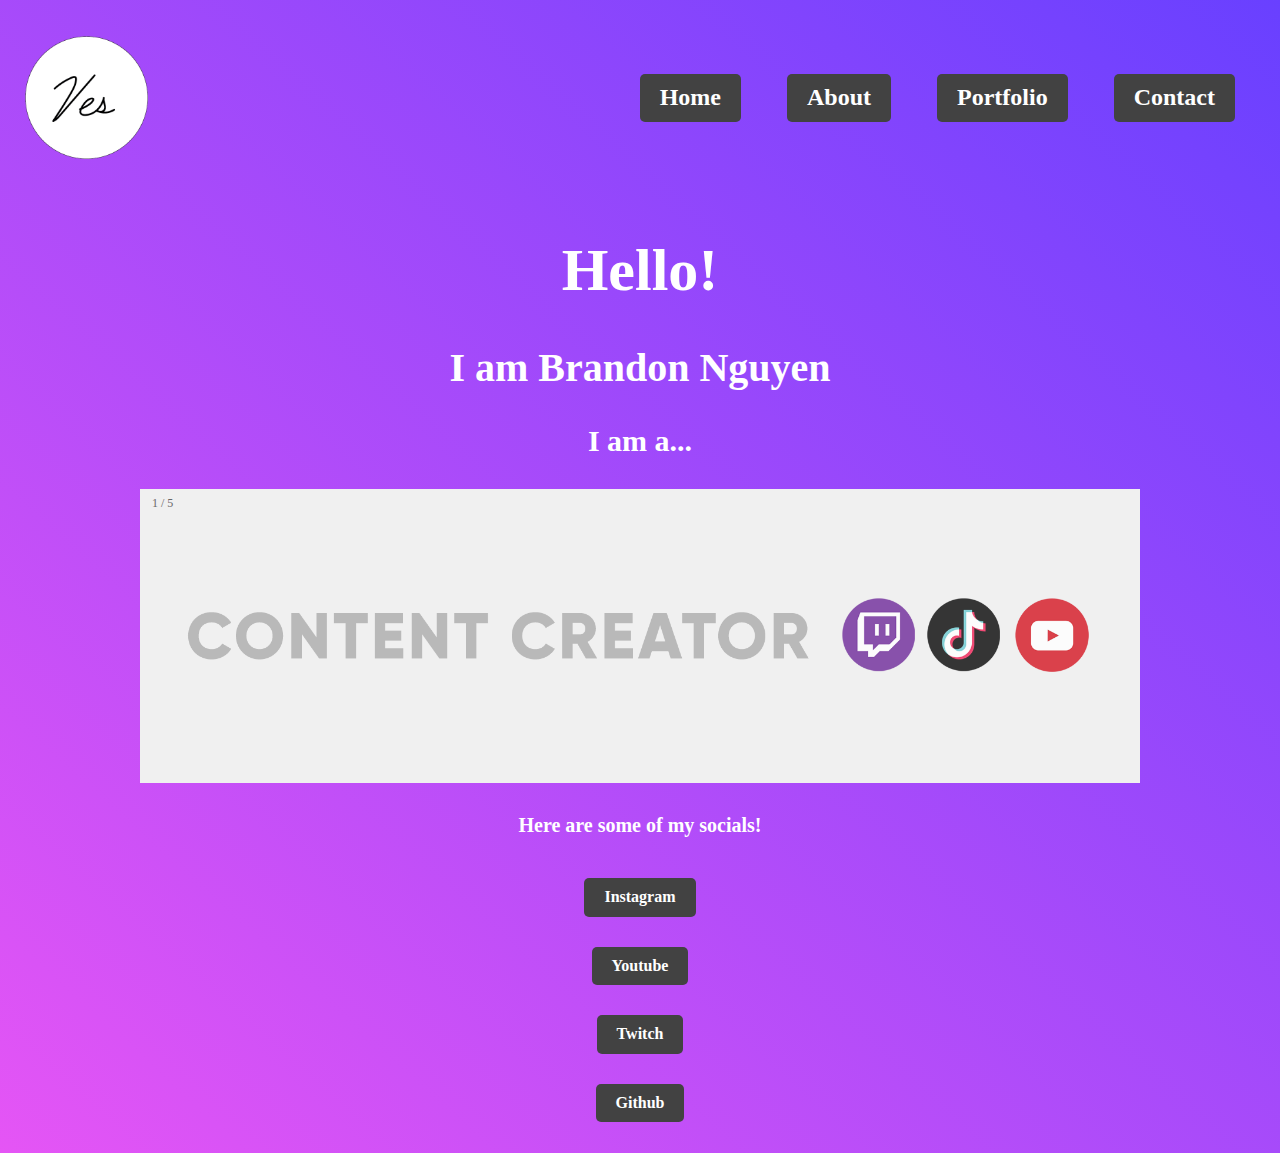
<file: index.html>
<!doctype html>
<html class="no-js" lang="en">

<head>
  <meta charset="utf-8">
  <title>Brandon's Portfolio</title>
  <meta name="description" content="This site is the portfolio for Brandon Nguyen">
  <meta name="viewport" content="width=device-width, initial-scale=1">

  <meta property="og:title" content="">
  <meta property="og:type" content="">
  <meta property="og:url" content="">
  <meta property="og:image" content="">

  <link rel="manifest" href="site.webmanifest">
  <link rel="apple-touch-icon" href="icon.png">
  <!-- Place favicon.ico in the root directory -->

  <link rel="stylesheet" href="css/normalize.css">
  <link rel="stylesheet" href="css/main.css">

  <meta name="theme-color" content="#fafafa">
</head>

<body>
  <!-- Place your site's HTML here -->
  <div>
    <header class="navi-bar">
      <img src="img/Logo.png" class="logo" alt="">
      <nav class="main-nav">
        <ul>
          <li><a href="./index.html">home</a></li>
          <li><a href="./about.html">about</a></li>
          <li><a href="./portfolio.html">portfolio</a></li>
          <li><a href="./contact.html">contact</a></li>
        </ul>
      </nav>
      <div class="mobile-nav-wrapper">
        <a href="javascript:void(0);" class="icon" onclick="myFunction()">
          MENU
        </a>
        <nav id="myLinks" class="mobile-main-nav">
          <a href="./index.html"  style="text-decoration: none">home</a>
          <a href="./about.html"  style="text-decoration: none">about</a>
          <a href="./portfolio.html"  style="text-decoration: none">porfolio</a>
          <a href="./contact.html"  style="text-decoration: none">contact</a>
        </nav>
      <div>
    </header>
  </div>
  
  <div class="title">
    <h1>Hello!</h1>
    <h2>I am Brandon Nguyen</h2>
   <div class="carousel">
    <h3>I am a...</h3>
    <div class="slideshow-container">

      <div class="mySlides fade">
        <div class="numbertext">1 / 5</div>
        <img src="img/Content_Creator.png" alt="" style="width:100%">
      </div>
    
      <div class="mySlides fade">
        <div class="numbertext">2 / 5</div>
        <img src="img/Editor.png" alt="" style="width:100%">
      </div>
    
      <div class="mySlides fade">
        <div class="numbertext">3 / 5</div>
        <img src="img/Photographer.png" alt="" style="width:100%">
      </div>

      <div class="mySlides fade">
        <div class="numbertext">4 / 5</div>
        <img src="img/Programmer.png" alt="" style="width:100%">
      </div>

      <div class="mySlides fade">
        <div class="numbertext">5 / 5</div>
        <img src="img/Artist.png" alt="" style="width:100%">
      </div>
    </div>


    <div class="socials">
      <h4 class="social-title">Here are some of my socials!</h4>
      <ul class="boxing">
        <li><a href="https://www.instagram.com/vesciya/" target="_blank">Instagram</a></li>
        <li><a href="https://www.youtube.com/channel/UCveujfv-twmDw5hbN07GUpA" target="_blank">Youtube</a></li>
        <li><a href="https://www.twitch.tv/vesciya" target="_blank">Twitch</a></li>
        <li><a href="https://github.com/Vesciya" target="_blank">Github</a></li>
      </ul>
    </div>
  </div>



  <script src="js/main.js"></script>
</body>

</html>
</file>
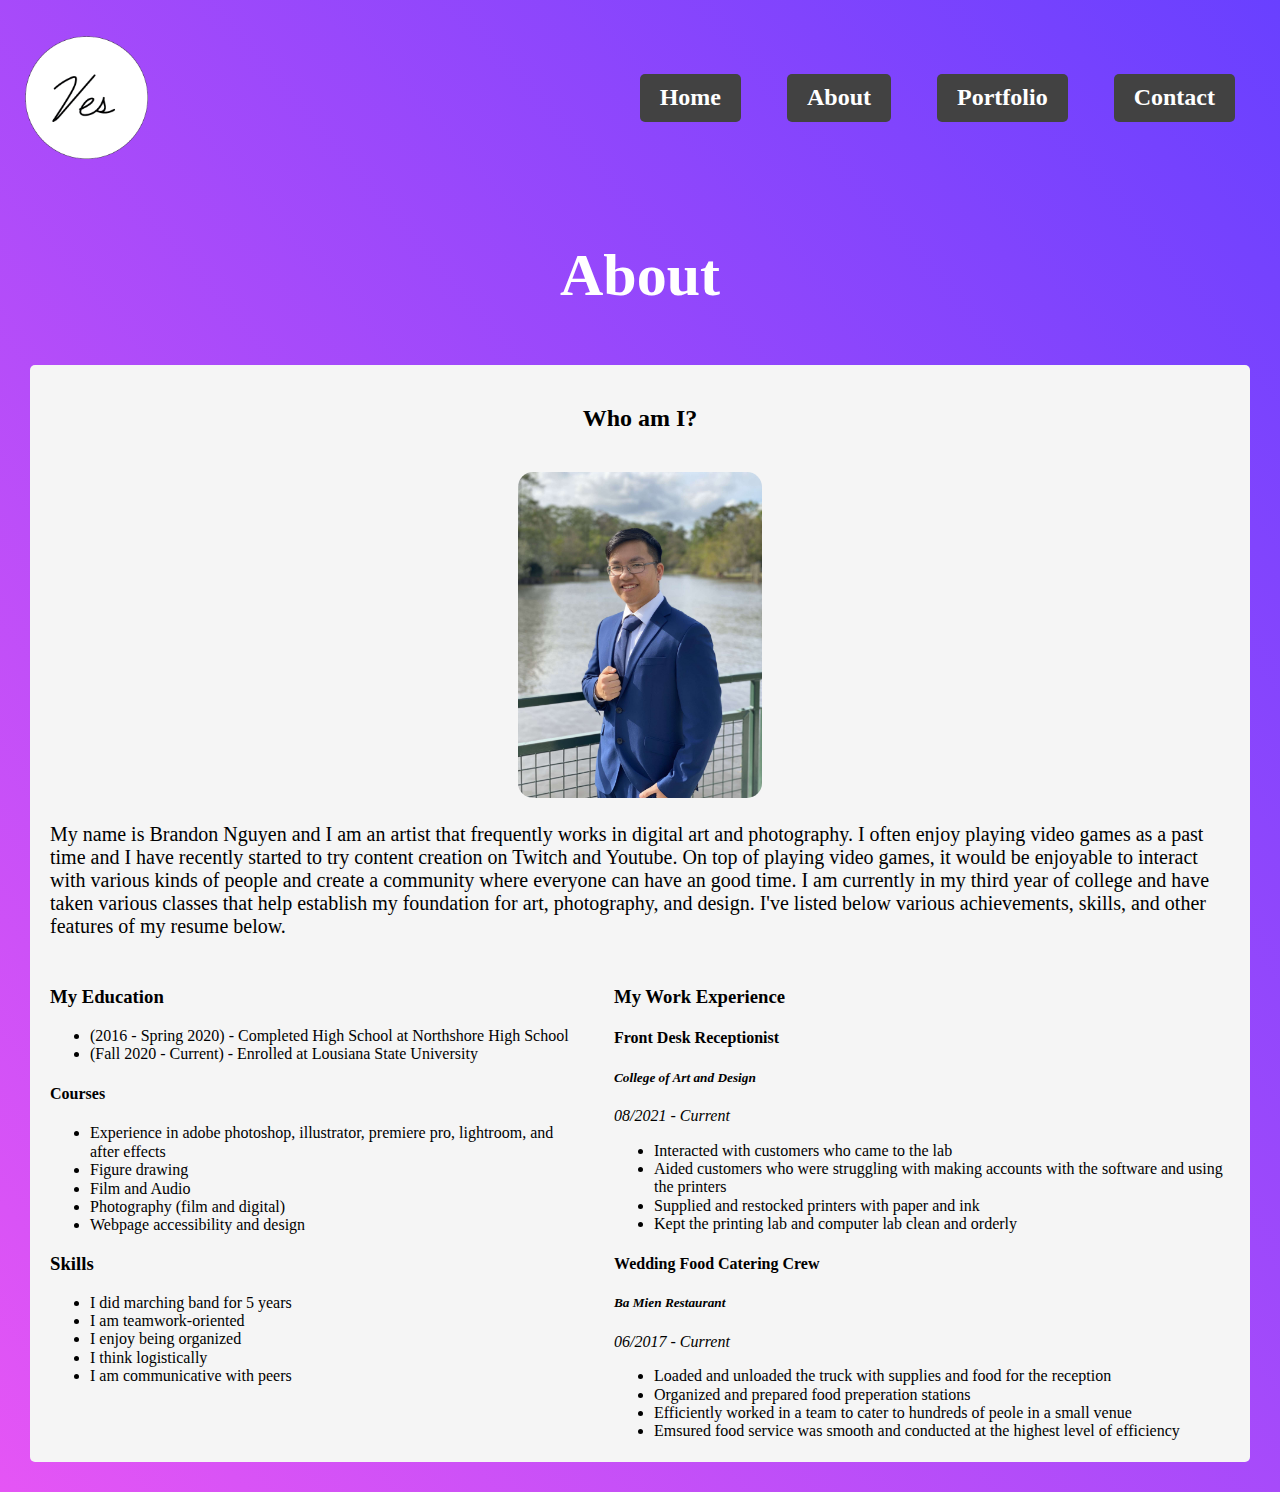
<file: about.html>
<!doctype html>
<html class="no-js" lang="en">

<head>
  <meta charset="utf-8">
  <title>About Brandon</title>
  <meta name="description" content="This webpage is background information about Brandon">
  <meta name="viewport" content="width=device-width, initial-scale=1">

  <meta property="og:title" content="">
  <meta property="og:type" content="">
  <meta property="og:url" content="">
  <meta property="og:image" content="">

  <link rel="manifest" href="site.webmanifest">
  <link rel="apple-touch-icon" href="icon.png">
  <!-- Place favicon.ico in the root directory -->

  <link rel="stylesheet" href="css/normalize.css">
  <link rel="stylesheet" href="css/main.css">

  <meta name="theme-color" content="#fafafa">
</head>

<body>
  <!-- Place your site's HTML here -->
  <div>
    <header class="navi-bar">
      <img src="img/Logo.png" class="logo" alt="">
      <nav class="main-nav">
        <ul>
          <li><a href="./index.html">home</a></li>
          <li><a href="./about.html">about</a></li>
          <li><a href="./portfolio.html">portfolio</a></li>
          <li><a href="./contact.html">contact</a></li>
        </ul>
      </nav>
      <div class="mobile-nav-wrapper">
        <a href="javascript:void(0);" class="icon" onclick="myFunction()">
          MENU
        </a>
        <nav id="myLinks" class="mobile-main-nav">
          <a href="./index.html"  style="text-decoration: none">home</a>
          <a href="./about.html"  style="text-decoration: none">about</a>
          <a href="./portfolio.html"  style="text-decoration: none">porfolio</a>
          <a href="./contact.html"  style="text-decoration: none">contact</a>
        </nav>
      <div>
    </header>
  </div>

  <div>
   <div class="atitle">
      <h1>About</h1>
   </div>
   <div class="about">
     <div class="about-intro-title">
        <h2><b>Who am I?</b></h2>
    </div>
    <img src="./img/Profile.jpg" alt="" class="profile-picture">
    <div class="about-intro">
        <p>My name is Brandon Nguyen and I am an artist that frequently works in digital art and photography. I often enjoy playing video games as a past time and I have recently started to try content creation on Twitch and Youtube. On top of playing video games, it would be enjoyable to interact with various kinds of people and create a community where everyone can have an good time.
          I am currently in my third year of college and have taken various classes that help establish my foundation for art, photography, and design. I've listed below various achievements, skills, and other features of my resume below.
        </p>
      </div>
    <div class="bottom-half">
      <div class="about-left">
        <h3 class="about-category">My Education</h3>
        <ul>
          <li>(2016 - Spring 2020) - Completed High School at Northshore High School</li>
          <li>(Fall 2020 - Current) - Enrolled at Lousiana State University</li>
        </ul>
        <h4>Courses</h4>
        <ul>
          <li>Experience in adobe photoshop, illustrator, premiere pro, lightroom, and after effects</li>
          <li>Figure drawing</li>
          <li>Film and Audio</li>
          <li>Photography (film and digital)</li>
          <li>Webpage accessibility and design</li>
        </ul>
        <h3 class="about-category">Skills</h3>
        <ul>
          <li>I did marching band for 5 years</li>
          <li>I am teamwork-oriented</li>
          <li>I enjoy being organized</li>
          <li>I think logistically</li>
          <li>I am communicative with peers</li>
        </ul>
      </div>
      <div class="about-experience">
        <h3 class="about-category">My Work Experience</h3>
          <h4><b>Front Desk Receptionist</b></h4>
            <h5><em>College of Art and Design</em></h5>
              <p><em>08/2021 - Current</em></p>
                <ul>
                 <li>Interacted with customers who came to the lab</li>
                 <li>Aided customers who were struggling with making accounts with the software and using the printers</li>
                 <li>Supplied and restocked printers with paper and ink</li>
                 <li>Kept the printing lab and computer lab clean and orderly</li>
               </ul>
          <h4><b>Wedding Food Catering Crew</b></h4>
            <h5><em>Ba Mien Restaurant</em></h5>
              <p><em>06/2017 - Current</em></p> 
              <ul>
                <li>Loaded and unloaded the truck with supplies and food for the reception</li>
                <li>Organized and prepared food preperation stations</li>
                <li>Efficiently worked in a team to cater to hundreds of peole in a small venue</li>
                <li>Emsured food service was smooth and conducted at the highest level of efficiency</li>
              </ul>  
      </div>
    </div>
   </div>
  </div>

  <script src="js/main.js"></script>
</body>

</html>
</file>
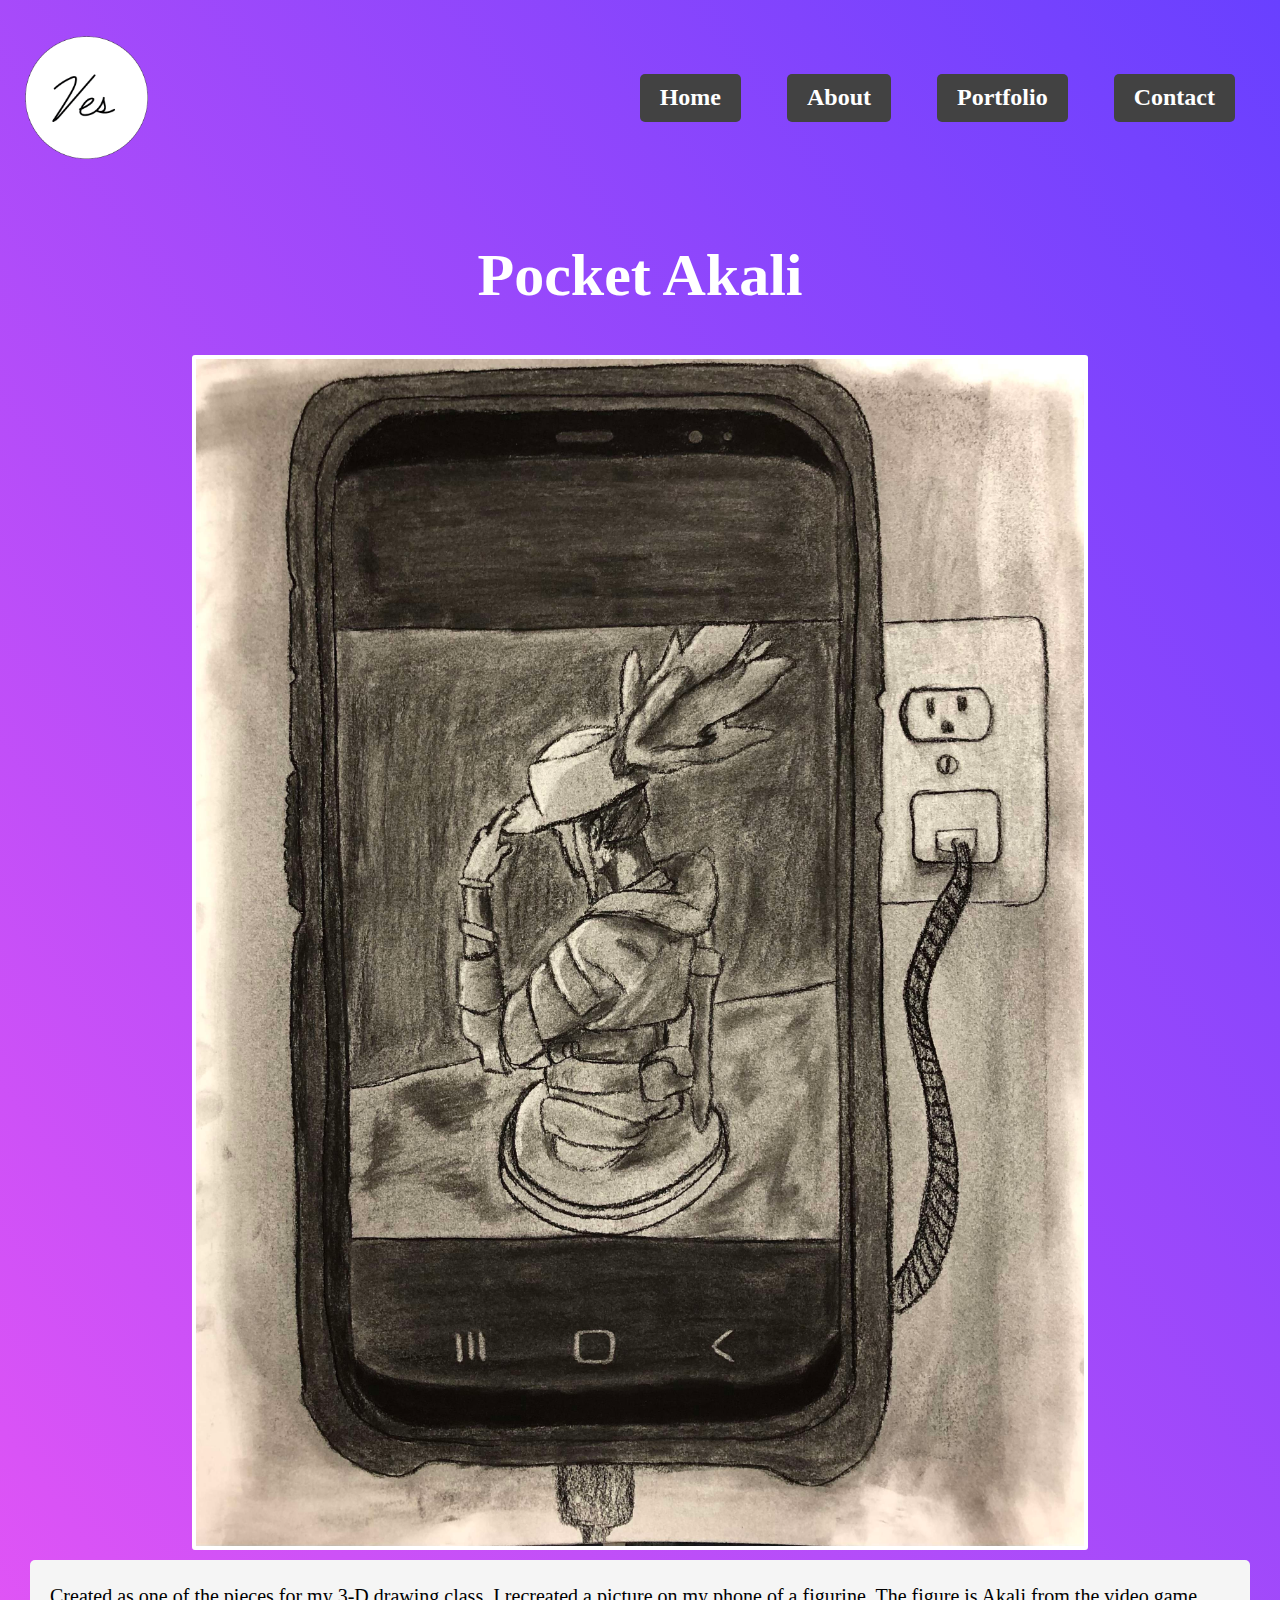
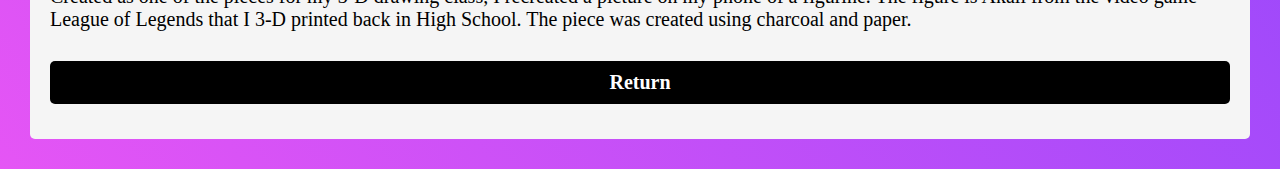
<file: akali.html>
<!doctype html>
<html class="no-js" lang="en">

<head>
  <meta charset="utf-8">
  <title>Pocket Akali</title>
  <meta name="description" content="This webpage is more information about Brandon's art piece Pocket Akali">
  <meta name="viewport" content="width=device-width, initial-scale=1">

  <meta property="og:title" content="">
  <meta property="og:type" content="">
  <meta property="og:url" content="">
  <meta property="og:image" content="">

  <link rel="manifest" href="site.webmanifest">
  <link rel="apple-touch-icon" href="icon.png">
  <!-- Place favicon.ico in the root directory -->

  <link rel="stylesheet" href="css/normalize.css">
  <link rel="stylesheet" href="css/main.css">

  <meta name="theme-color" content="#fafafa">
</head>

<body>
  <!-- Place your site's HTML here -->
  <div>
    <header class="navi-bar">
      <img src="img/Logo.png" class="logo" alt="">
      <nav class="main-nav">
        <ul>
          <li><a href="./index.html">home</a></li>
          <li><a href="./about.html">about</a></li>
          <li><a href="./portfolio.html">portfolio</a></li>
          <li><a href="./contact.html">contact</a></li>
        </ul>
      </nav>
      <div class="mobile-nav-wrapper">
        <a href="javascript:void(0);" class="icon" onclick="myFunction()">
          MENU
        </a>
        <nav id="myLinks" class="mobile-main-nav">
          <a href="./index.html"  style="text-decoration: none">home</a>
          <a href="./about.html"  style="text-decoration: none">about</a>
          <a href="./portfolio.html"  style="text-decoration: none">porfolio</a>
          <a href="./contact.html"  style="text-decoration: none">contact</a>
        </nav>
      <div>
    </header>
  </div>

  <div>
   <div class="atitle">
      <h1>Pocket Akali</h1>
   </div>
   <div class="img-container">
    <img src="./img/phoneakali.jpg" alt="" class="port-img">
   </div>
   <div class="defined">
    <p>Created as one of the pieces for my 3-D drawing class, I recreated a picture on my phone of a figurine. The figure is Akali from the video game League of Legends that I 3-D printed back in High School. The piece was created using charcoal and paper. </p>
    <a href="./portfolio.html" class="return">Return</a>
   </div>
  </div>

  <script src="js/main.js"></script>
</body>

</html>
</file>
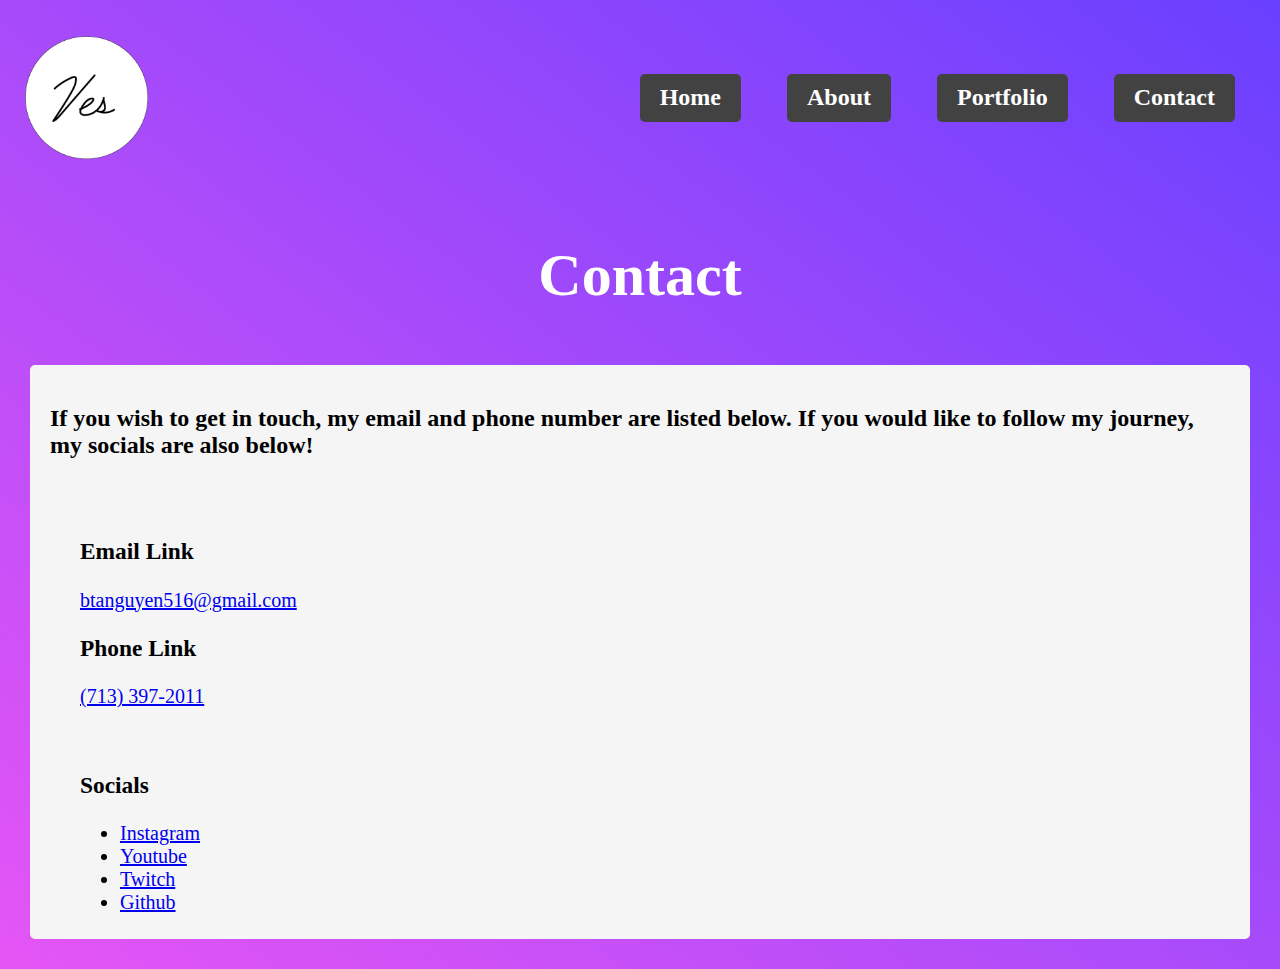
<file: contact.html>
<!doctype html>
<html class="no-js" lang="en">

<head>
  <meta charset="utf-8">
  <title>Contact</title>
  <meta name="description" content="This webpage is to contact Brandon">
  <meta name="viewport" content="width=device-width, initial-scale=1">

  <meta property="og:title" content="">
  <meta property="og:type" content="">
  <meta property="og:url" content="">
  <meta property="og:image" content="">

  <link rel="manifest" href="site.webmanifest">
  <link rel="apple-touch-icon" href="icon.png">
  <!-- Place favicon.ico in the root directory -->

  <link rel="stylesheet" href="css/normalize.css">
  <link rel="stylesheet" href="css/main.css">

  <meta name="theme-color" content="#fafafa">
</head>

<body>
  <!-- Place your site's HTML here -->
  <div>
    <header class="navi-bar">
      <img src="img/Logo.png" class="logo" alt="">
      <nav class="main-nav">
        <ul>
          <li><a href="./index.html">home</a></li>
          <li><a href="./about.html">about</a></li>
          <li><a href="./portfolio.html">portfolio</a></li>
          <li><a href="./contact.html">contact</a></li>
        </ul>
      </nav>
      <div class="mobile-nav-wrapper">
        <a href="javascript:void(0);" class="icon" onclick="myFunction()">
          MENU
        </a>
        <nav id="myLinks" class="mobile-main-nav">
          <a href="./index.html"  style="text-decoration: none">home</a>
          <a href="./about.html"  style="text-decoration: none">about</a>
          <a href="./portfolio.html"  style="text-decoration: none">porfolio</a>
          <a href="./contact.html"  style="text-decoration: none">contact</a>
        </nav>
      <div>
    </header>
  </div>

  <div>
   <div class="atitle">
      <h1>Contact</h1>
   </div>
   <div class="about">
     <div class="about-intro-title">
        <h2><b>If you wish to get in touch, my email and phone number are listed below. If you would like to follow my journey, my socials are also below!</b></h2>
    </div>
    <div class="defined">
        <h3>Email Link</h3>
        <a href="mailto:btanguyen516@gmail.com">btanguyen516@gmail.com</a>
        <h3>Phone Link</h3>
        <a href="tel:713-397-2011">(713) 397-2011</a>
    </div>
    <div class="defined">
        <h3>Socials</h3>
        <ul>
            <li><a href="https://www.instagram.com/vesciya/" target="_blank">Instagram</a></li>
            <li><a href="https://www.youtube.com/channel/UCveujfv-twmDw5hbN07GUpA" target="_blank">Youtube</a></li>
            <li><a href="https://www.twitch.tv/vesciya" target="_blank">Twitch</a></li>
            <li><a href="https://github.com/Vesciya" target="_blank">Github</a></li>
          </ul>
    </div>

   </div>

  <script src="js/main.js"></script>
</body>

</html>
</file>
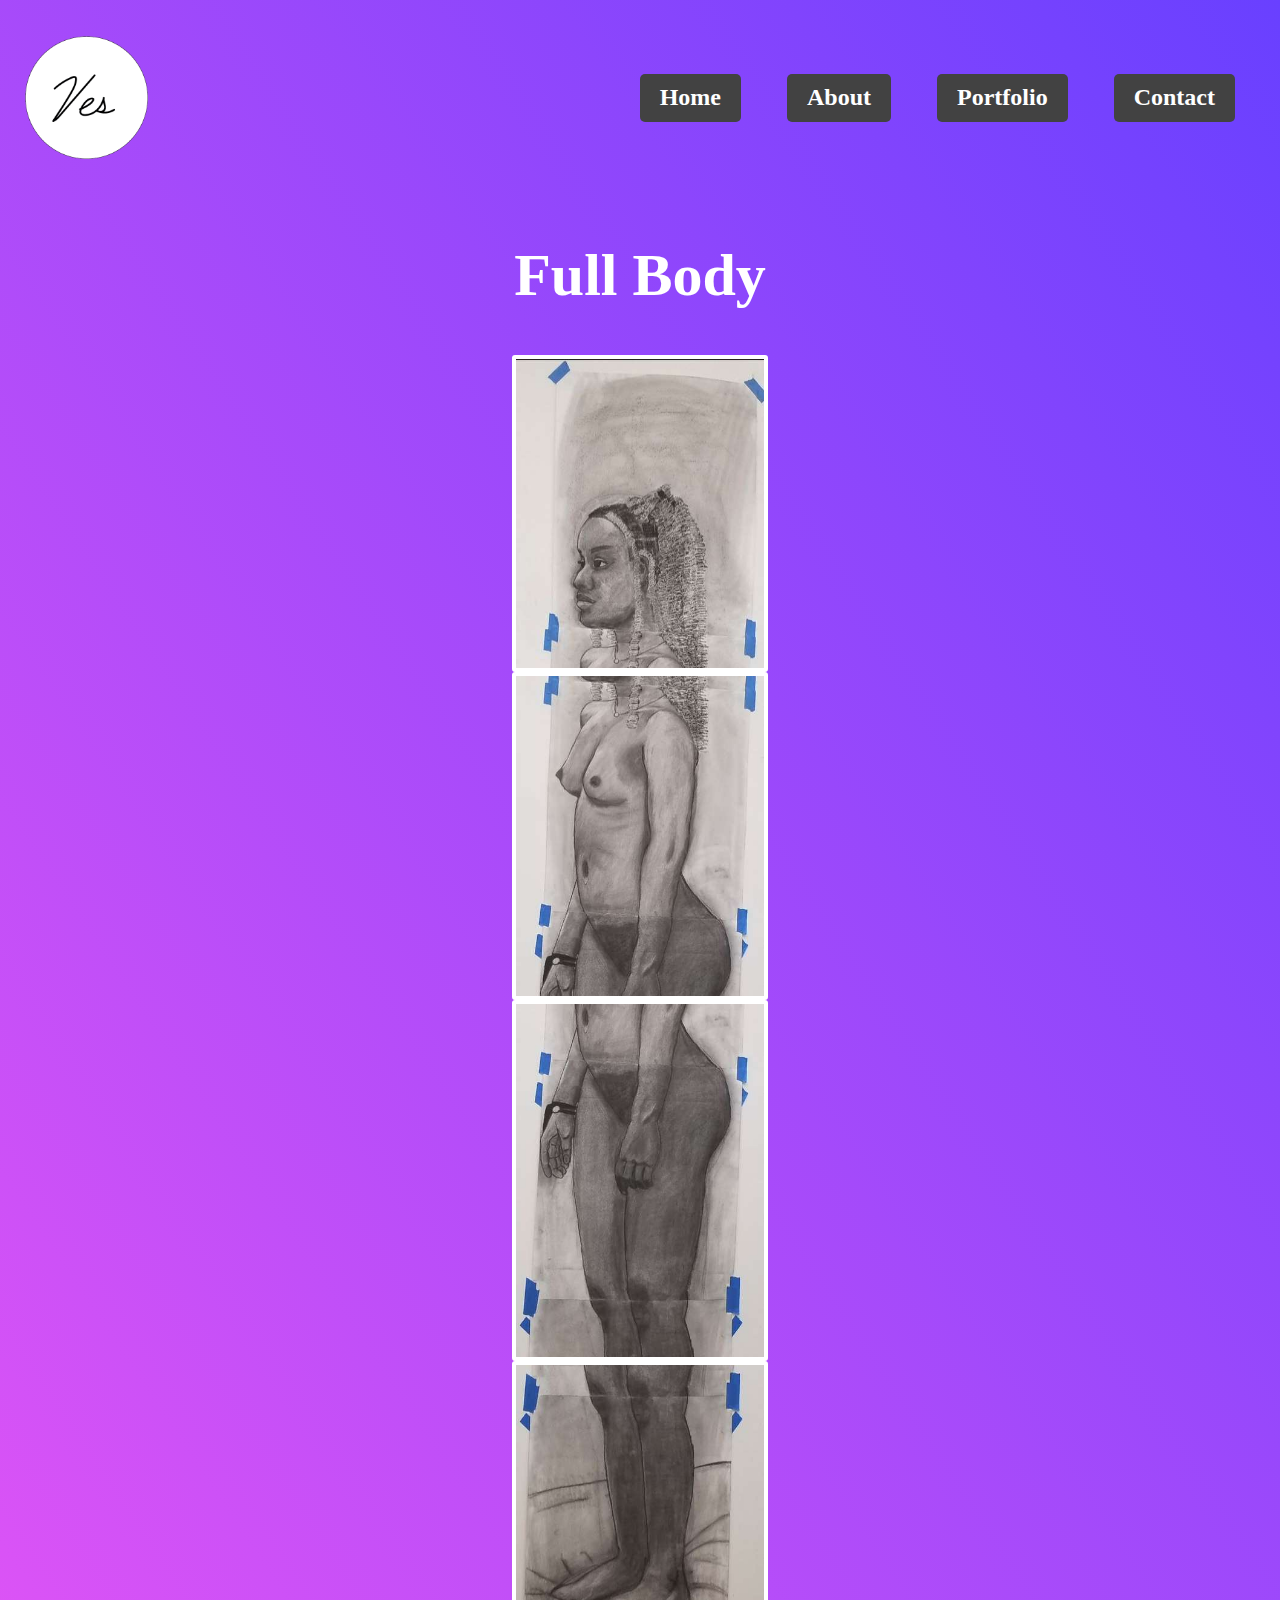
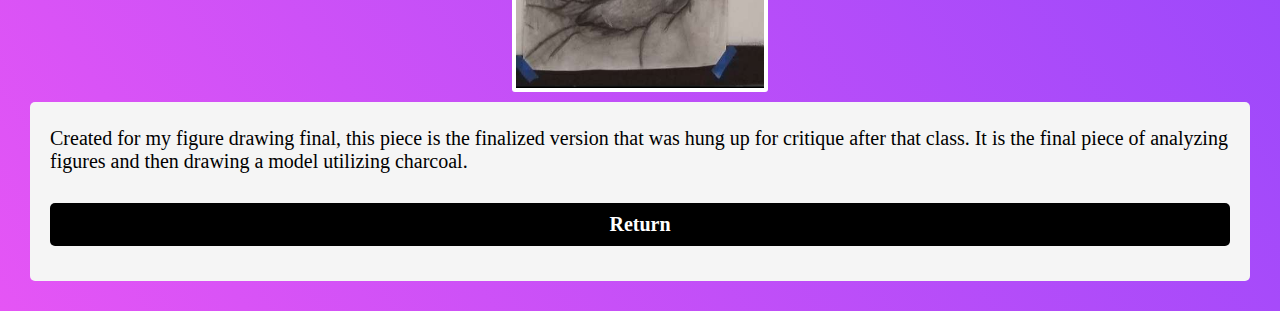
<file: figure.html>
<!doctype html>
<html class="no-js" lang="en">

<head>
  <meta charset="utf-8">
  <title>Full Body</title>
  <meta name="description" content="This webpage is more information about Brandon's art piece Full Body">
  <meta name="viewport" content="width=device-width, initial-scale=1">

  <meta property="og:title" content="">
  <meta property="og:type" content="">
  <meta property="og:url" content="">
  <meta property="og:image" content="">

  <link rel="manifest" href="site.webmanifest">
  <link rel="apple-touch-icon" href="icon.png">
  <!-- Place favicon.ico in the root directory -->

  <link rel="stylesheet" href="css/normalize.css">
  <link rel="stylesheet" href="css/main.css">

  <meta name="theme-color" content="#fafafa">
</head>

<body>
  <!-- Place your site's HTML here -->
  <div>
    <header class="navi-bar">
      <img src="img/Logo.png" class="logo" alt="">
      <nav class="main-nav">
        <ul>
          <li><a href="./index.html">home</a></li>
          <li><a href="./about.html">about</a></li>
          <li><a href="./portfolio.html">portfolio</a></li>
          <li><a href="./contact.html">contact</a></li>
        </ul>
      </nav>
      <div class="mobile-nav-wrapper">
        <a href="javascript:void(0);" class="icon" onclick="myFunction()">
          MENU
        </a>
        <nav id="myLinks" class="mobile-main-nav">
          <a href="./index.html"  style="text-decoration: none">home</a>
          <a href="./about.html"  style="text-decoration: none">about</a>
          <a href="./portfolio.html"  style="text-decoration: none">porfolio</a>
          <a href="./contact.html"  style="text-decoration: none">contact</a>
        </nav>
      <div>
    </header>
  </div>

  <div>
   <div class="atitle">
      <h1>Full Body</h1>
   </div>
   <div class="img-container">
    <img src="./img/Figure1.jpg" alt="" class="port-img-multi">
    <img src="./img/Figure2.jpg" alt="" class="port-img-multi">
    <img src="./img/Figure3.jpg" alt="" class="port-img-multi">
    <img src="./img/Figure4.jpg" alt="" class="port-img-multi">
   </div>
   <div class="defined">
    <p>Created for my figure drawing final, this piece is the finalized version that was hung up for critique after that class. It is the final piece of analyzing figures and then drawing a model utilizing charcoal.</p>
    <a href="./portfolio.html" class="return">Return</a>
   </div>
  </div>

  <script src="js/main.js"></script>
</body>

</html>
</file>
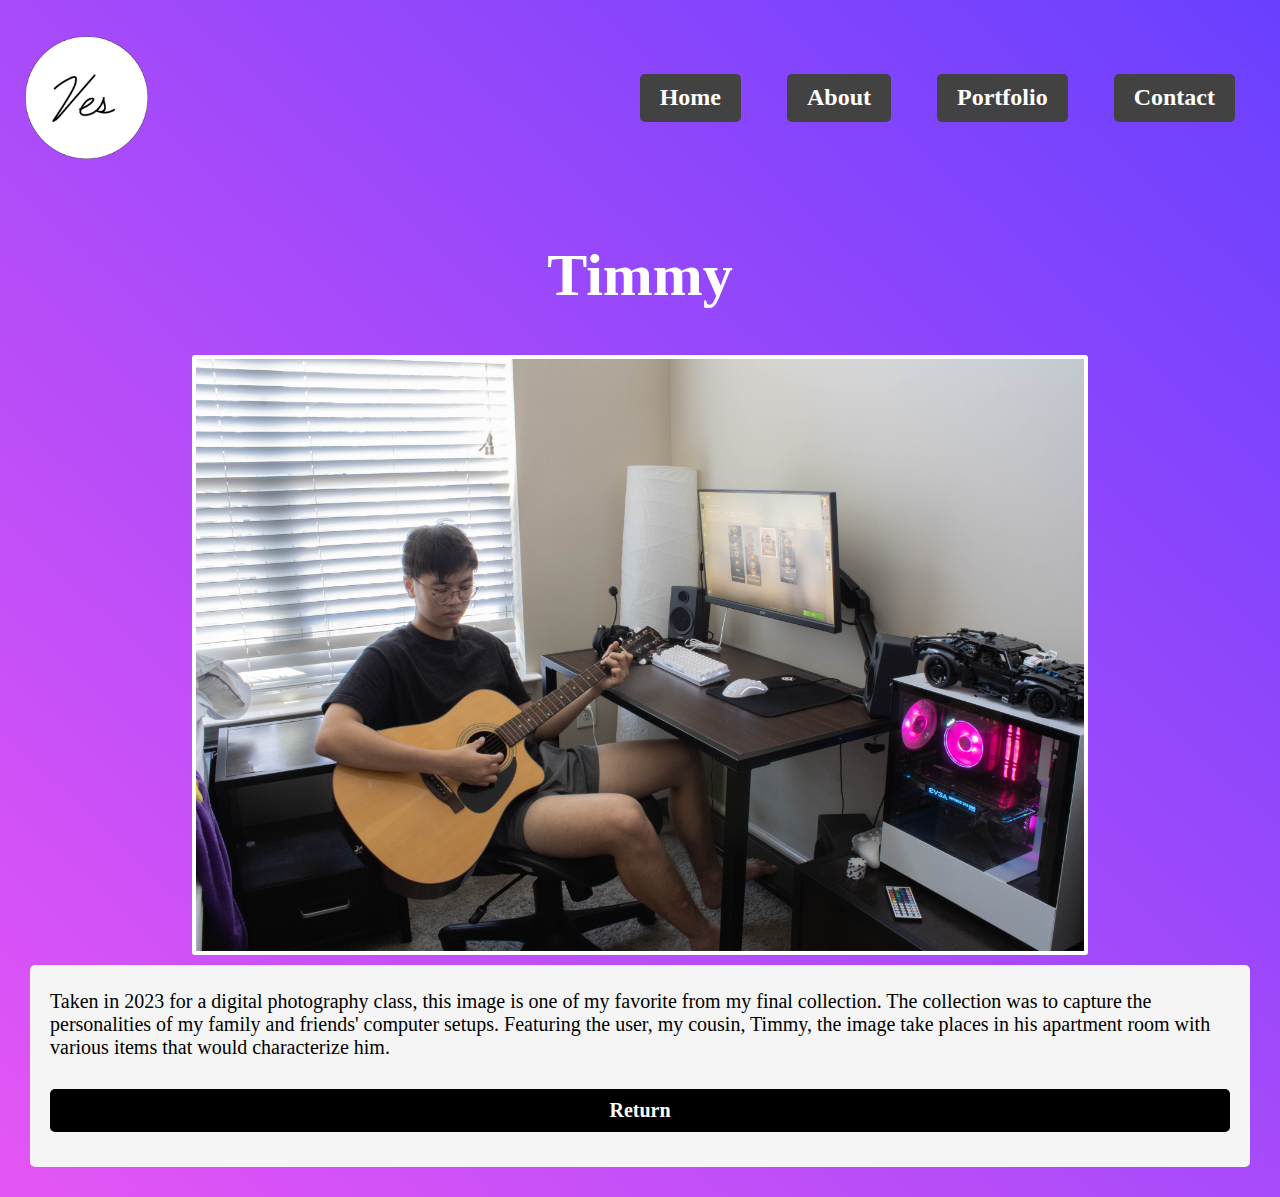
<file: personal.html>
<!doctype html>
<html class="no-js" lang="en">

<head>
  <meta charset="utf-8">
  <title>Timmy</title>
  <meta name="description" content="This webpage is more information about Brandon's art piece Timmy">
  <meta name="viewport" content="width=device-width, initial-scale=1">

  <meta property="og:title" content="">
  <meta property="og:type" content="">
  <meta property="og:url" content="">
  <meta property="og:image" content="">

  <link rel="manifest" href="site.webmanifest">
  <link rel="apple-touch-icon" href="icon.png">
  <!-- Place favicon.ico in the root directory -->

  <link rel="stylesheet" href="css/normalize.css">
  <link rel="stylesheet" href="css/main.css">

  <meta name="theme-color" content="#fafafa">
</head>

<body>
  <!-- Place your site's HTML here -->
  <div>
    <header class="navi-bar">
      <img src="img/Logo.png" class="logo" alt="">
      <nav class="main-nav">
        <ul>
          <li><a href="./index.html">home</a></li>
          <li><a href="./about.html">about</a></li>
          <li><a href="./portfolio.html">portfolio</a></li>
          <li><a href="./contact.html">contact</a></li>
        </ul>
      </nav>
      <div class="mobile-nav-wrapper">
        <a href="javascript:void(0);" class="icon" onclick="myFunction()">
          MENU
        </a>
        <nav id="myLinks" class="mobile-main-nav">
          <a href="./index.html"  style="text-decoration: none">home</a>
          <a href="./about.html"  style="text-decoration: none">about</a>
          <a href="./portfolio.html"  style="text-decoration: none">porfolio</a>
          <a href="./contact.html"  style="text-decoration: none">contact</a>
        </nav>
      <div>
    </header>
  </div>

  <div>
   <div class="atitle">
      <h1>Timmy</h1>
   </div>
   <div class="img-container">
    <img src="./img/Personal.jpg" alt="" class="port-img">
   </div>
   <div class="defined">
    <p>Taken in 2023 for a digital photography class, this image is one of my favorite from my final collection. The collection was to capture the personalities of my family and friends' computer setups. Featuring the user, my cousin, Timmy, the image take places in his apartment room with various items that would characterize him.</p>
    <a href="./portfolio.html" class="return">Return</a>
   </div>
  </div>

  <script src="js/main.js"></script>
</body>

</html>
</file>
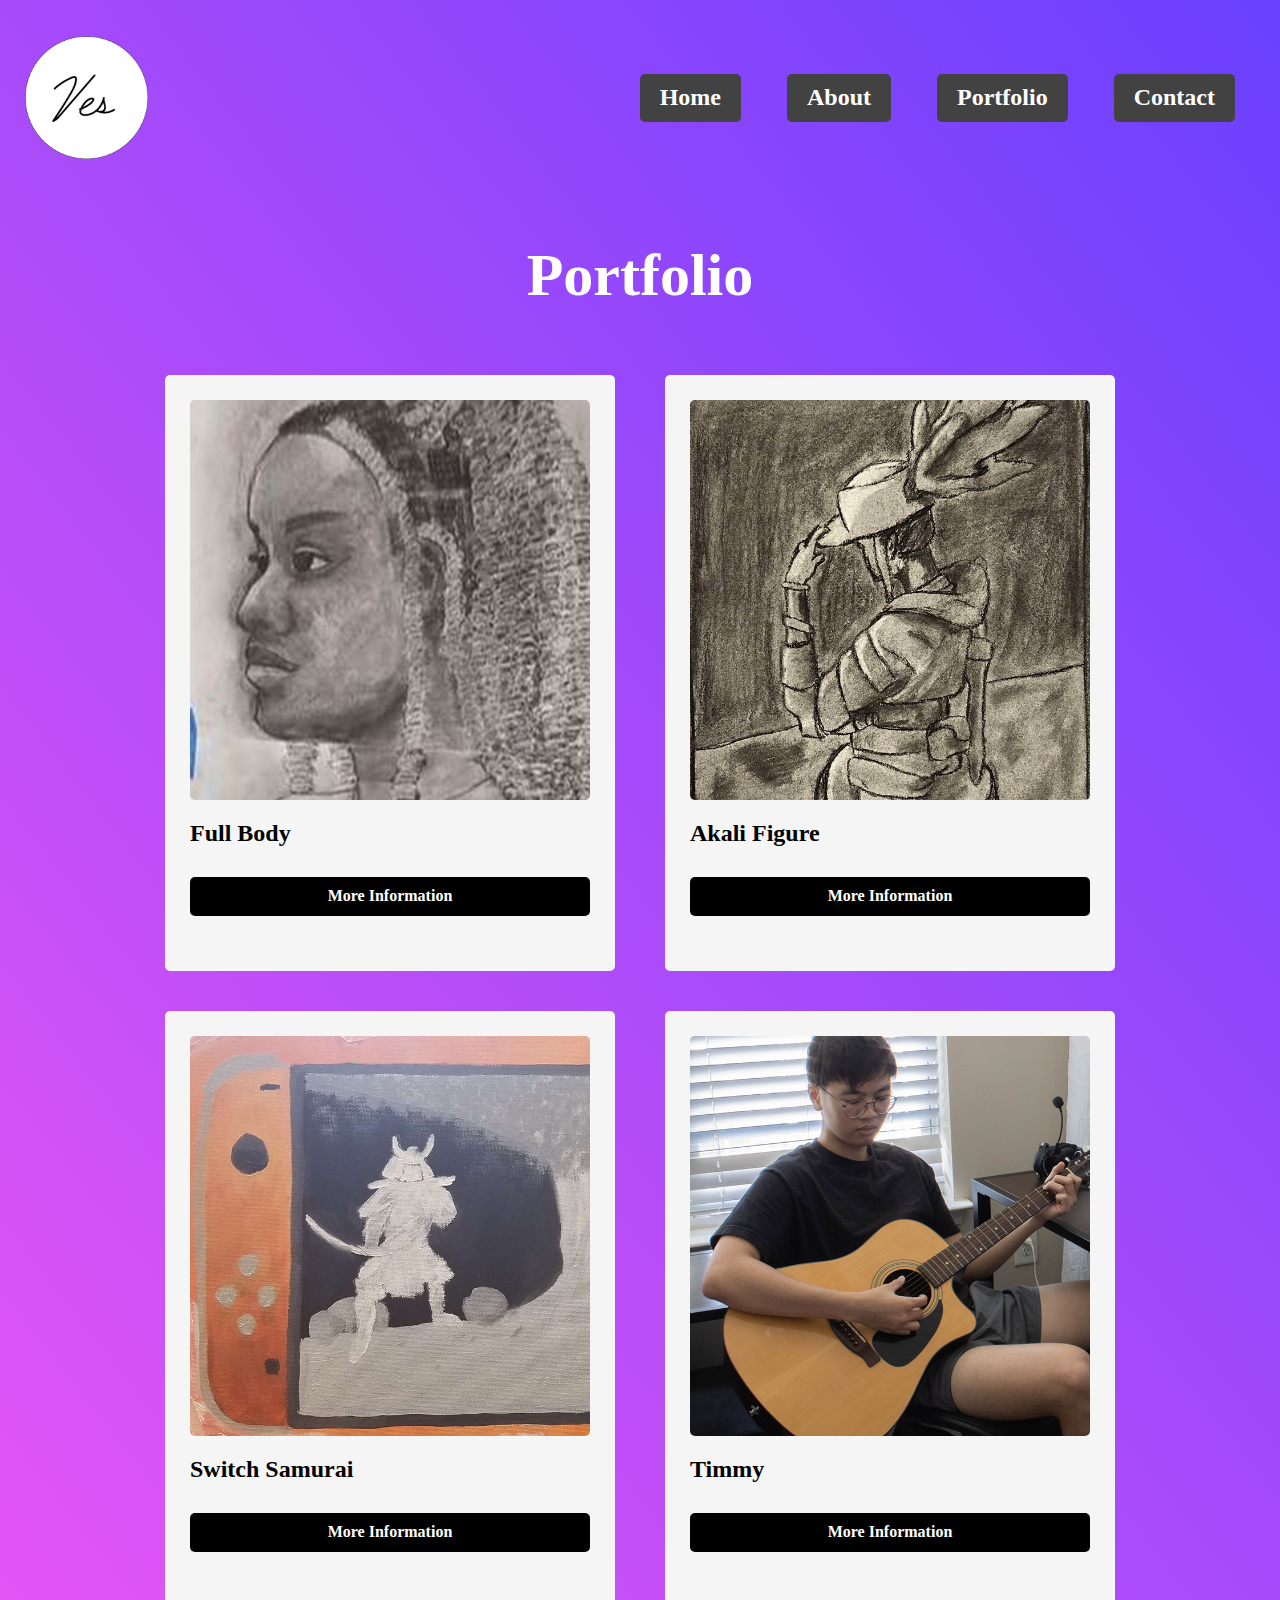
<file: portfolio.html>
<!doctype html>
<html class="no-js" lang="en">

<head>
  <meta charset="utf-8">
  <title>Brandon's Portfolio</title>
  <meta name="description" content="This site is for Brandon's work">
  <meta name="viewport" content="width=device-width, initial-scale=1">

  <meta property="og:title" content="">
  <meta property="og:type" content="">
  <meta property="og:url" content="">
  <meta property="og:image" content="">

  <link rel="manifest" href="site.webmanifest">
  <link rel="apple-touch-icon" href="icon.png">
  <!-- Place favicon.ico in the root directory -->

  <link rel="stylesheet" href="css/normalize.css">
  <link rel="stylesheet" href="css/main.css">

  <meta name="theme-color" content="#fafafa">
</head>

<body>
  <!-- Place your site's HTML here -->
  <div>
    <header class="navi-bar">
      <img src="img/Logo.png" class="logo" alt="">
      <nav class="main-nav">
        <ul>
          <li><a href="./index.html">home</a></li>
          <li><a href="./about.html">about</a></li>
          <li><a href="./portfolio.html">portfolio</a></li>
          <li><a href="./contact.html">contact</a></li>
        </ul>
      </nav>
      <div class="mobile-nav-wrapper">
        <a href="javascript:void(0);" class="icon" onclick="myFunction()">
          MENU
        </a>
        <nav id="myLinks" class="mobile-main-nav">
          <a href="./index.html"  style="text-decoration: none">home</a>
          <a href="./about.html"  style="text-decoration: none">about</a>
          <a href="./portfolio.html"  style="text-decoration: none">porfolio</a>
          <a href="./contact.html"  style="text-decoration: none">contact</a>
        </nav>
      <div>
    </header>
  </div>

  <div class="atitle">
    <h1>Portfolio</h1>
  </div>
  <div class="portfolio">
     <div class="port-row-tiles-1">
      <div class="port-row-tile">
        <img src="img/Thumb-Full.png" alt="" class="image">
        <h2>Full Body</h2>
        <a href="./figure.html">More Information</a>
      </div>
      <div class="port-row-tile">
        <img src="img/Thumb-akali.png" alt="" class="image">
        <h2>Akali Figure</h2>
        <a href="./akali.html">More Information</a>
      </div>
     </div>
     <div class="port-row-tiles-2">
      <div class="port-row-tile">
        <img src="img/Thumb-Samurai.png" alt="" class="image">
        <h2>Switch Samurai</h2>
        <a href="./samurai.html">More Information</a>
     </div>
     <div class="port-row-tile">
        <img src="img/Thumb-Personal.png" alt="" class="image">
        <h2>Timmy</h2>
        <a href="./personal.html">More Information</a>
     </div>
  </div>
  </div>

  
  <script src="js/main.js"></script>
</body>

</html>
</file>
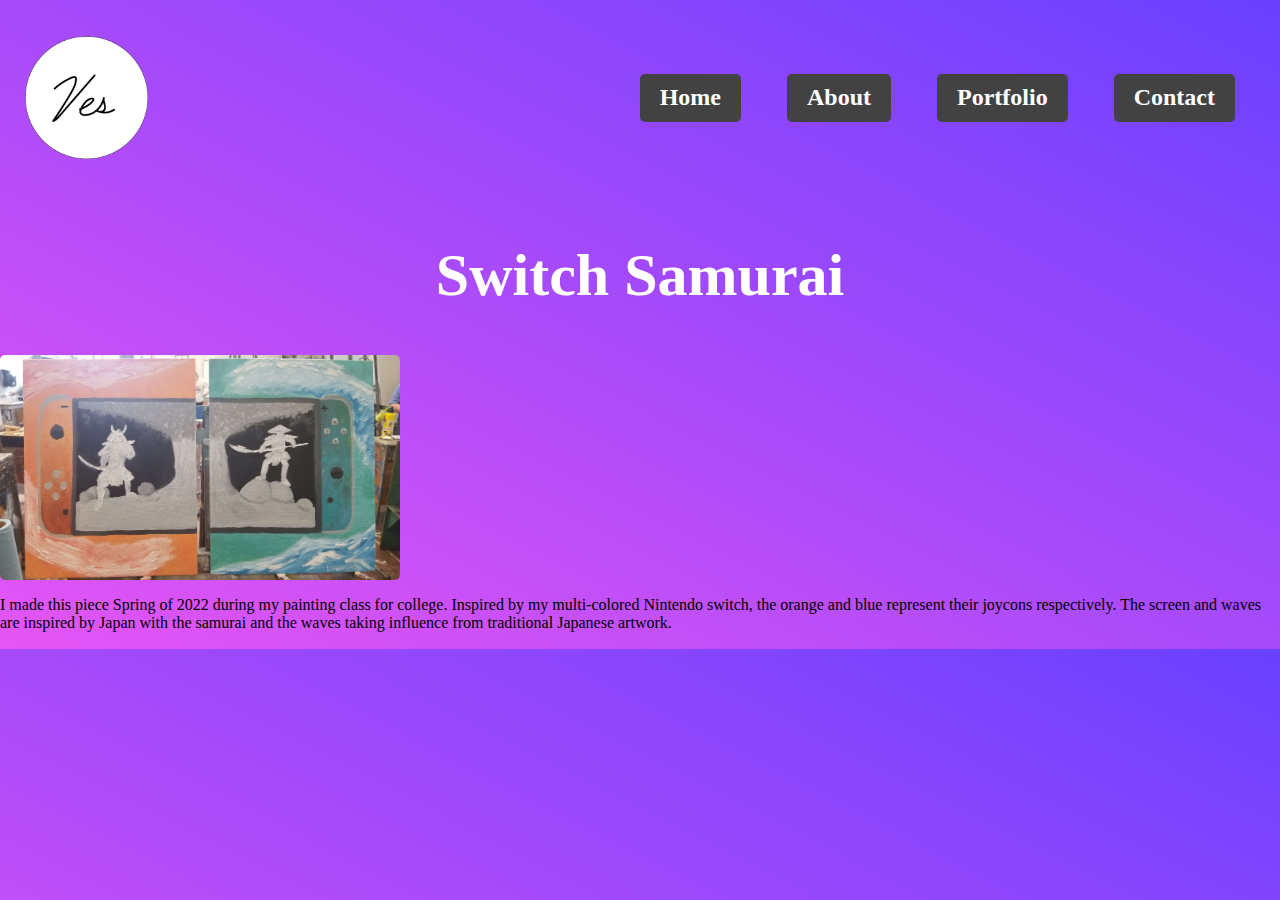
<file: samurai.html>
<!doctype html>
<html class="no-js" lang="en">

<head>
  <meta charset="utf-8">
  <title>Switch Samurai</title>
  <meta name="description" content="This site is for more information about the Switch Samurai art piece ">
  <meta name="viewport" content="width=device-width, initial-scale=1">

  <meta property="og:title" content="">
  <meta property="og:type" content="">
  <meta property="og:url" content="">
  <meta property="og:image" content="">

  <link rel="manifest" href="site.webmanifest">
  <link rel="apple-touch-icon" href="icon.png">
  <!-- Place favicon.ico in the root directory -->

  <link rel="stylesheet" href="css/normalize.css">
  <link rel="stylesheet" href="css/main.css">

  <meta name="theme-color" content="#fafafa">
</head>

<body>
  <!-- Place your site's HTML here -->
  <div>
    <header class="navi-bar">
      <img src="img/Logo.png" class="logo" alt="">
      <nav class="main-nav">
        <ul>
          <li><a href="./index.html">home</a></li>
          <li><a href="./about.html">about</a></li>
          <li><a href="./portfolio.html">portfolio</a></li>
          <li><a href="./contact.html">contact</a></li>
        </ul>
      </nav>
      <div class="mobile-nav-wrapper">
        <a href="javascript:void(0);" class="icon" onclick="myFunction()">
          MENU
        </a>
        <nav id="myLinks" class="mobile-main-nav">
          <a href="./index.html"  style="text-decoration: none">home</a>
          <a href="./about.html"  style="text-decoration: none">about</a>
          <a href="./portfolio.html"  style="text-decoration: none">porfolio</a>
          <a href="./contact.html"  style="text-decoration: none">contact</a>
        </nav>
      <div>
    </header>
  </div>

  <div>
   <div class="atitle">
      <h1>Switch Samurai</h1>
   </div>
   <div>
     <img src="img/Samurai.jpg" alt="" class="image">
     <p>I made this piece Spring of 2022 during my painting class for college. Inspired by my multi-colored Nintendo switch, the orange and blue represent their joycons respectively. The screen and waves are inspired by Japan with the samurai and the waves taking influence from traditional Japanese artwork.</p>
   </div>
  </div>

  <script src="js/main.js"></script>
</body>

</html>
</file>
<file: css/main.css>
/* Place CSS styles here */
body {
    background-image: linear-gradient(to bottom left, #6940ff, #e555f5);
  }
  
.logo {
    width: 10%;
    height: auto;
}
  
.navi-bar {
    display: flex;
    justify-content: space-between;
    align-items: center;
    padding: 25px;
    font-size: 24px;
    text-transform: capitalize;
}

nav ul li {
    display: inline-block;
    list-style: none;
    margin: 10px 20px;
}

nav ul li a {
    background-color: rgb(66, 66, 66);
    padding: 10px 20px;
    text-decoration: none;
    font-weight: bold;
    color: #fff;
    display: inline-block;
    margin: 15px 0px;
    border-radius: 5px;
}

.mobile-main-nav {
    display: none;
    flex-direction: column;
    align-items: center;
    background-color: rgb(0, 247, 255);
    color: white;
    position: absolute;
    text-decoration: none;
    top: 132px;
    left: 0;
    right: 0;
}

.mobile-main-nav:visited { text-decoration: none; color:white; }
.mobile-main-nav:hover { text-decoration: none; color:white; }
.mobile-main-nav:focus { text-decoration: none; color:white; }
.mobile-main-nav:hover, a:active { text-decoration: none; color:white}
  
.mobile-main-nav a {
    padding: 8px;
}

@media (max-width: 820px) {
    .main-nav {
      display: none;
    }
}
  
@media (min-width: 820px) {
    .mobile-nav-wrapper {
      display: none;
    }
}

.icon {
    background-color: rgb(66, 66, 66);
    padding: 10px 20px;
    text-decoration: none;
    font-weight: bold;
    color: #fff;
    display: inline-block;
    margin: 15px 0px;
    border-radius: 5px;
}

.title h1 {
    font-size: 60px;
    display: flex;
    justify-content: center;
    color: white;
}

.title h2 {
    font-size: 40px;
    display: flex;
    justify-content: center;
    color: white;
}

.title h3 {
    font-size: 30px;
    display: flex;
    justify-content: center;
    color: white;
}

.social-title {
    display:flex;
    justify-content: center;
    font-size: 20px;
    color: white;
}

.socials {
    text-align: center;
    margin-left: auto;
    margin-right: auto;
}

.socials ul li {
    display: flex;
    justify-content: space-around;
    list-style-type: none;
}

.socials ul li a {
    background-color: rgb(66, 66, 66);
    padding: 10px 20px 10px 20px;
    text-decoration: none;
    font-weight: bold;
    color: #fff;
    margin: 15px;
    border-radius: 5px;
}

/*carousel code*/

* {box-sizing:border-box}

.slideshow-container {
  max-width: 1000px;
  position: relative;
  margin: auto;
}

.mySlides {
  display: none;
}

.numbertext {
  color: #686868;
  font-size: 12px;
  padding: 8px 12px;
  position: absolute;
  top: 0;
}

.fade {
  animation-name: fade;
  animation-duration: 1.5s;
}

@keyframes fade {
  from {opacity: .4}
  to {opacity: 1}
}

.boxing {
    padding-left: 0px;
}

/*about page*/

.profile-picture {
    display: block;
    margin-left: auto;
    margin-right: auto;
    border-radius: 15px;
    max-width: 20%;
    height: auto;
}
  
@media (min-width: 820px) {
    .bottom-half {
        display: flex;
        justify-content: space-between;
    }
}

.about {
    background-color: #f5f5f5;
    margin: 10px 30px 30px 30px;
    border-radius: 5px;
}

.about-intro-title {
    display: flex;
    justify-content: center;
    padding: 20px;
}

.about-intro {
    padding: 5px 20px 5px 20px;
    font-size: 20px;
}

.atitle {
    display: flex;
    justify-content: center;
    font-size: 30px;
    color: white;
    font-weight: bold;
    padding: 5px;
}

.about-left {
    padding: 5px 20px 5px 20px;
}

.about-left li {
    font-size: 16px;
}

.about-experience {
    padding: 5px 20px 5px 20px;
}

.about-experience {
    font-size: 16px;
}


/*portfolio*/

.port-row-tiles-1 {
    display: flex;
    justify-content: center;
    gap: 50px;
    padding: 20px 30px 20px 30px;
}

.port-row-tiles-2 {
    display: flex;
    justify-content: center;
    gap: 50px;
    padding: 20px;
}

.port-row-tile {
    background-color: #f5f5f5;
    padding: 25px;
    border-radius: 5px;
}

.image {
    border-radius: 5px;
    max-width: 400px;
    width: 100%;
    height: auto;
    display: flex;
    justify-content: center;
}

@media (max-width: 500px) {
    .port-row-tiles-1 {
      gap: 10px;
    }
}

@media (min-width: 500px) {
    .port-row-tiles-1 {
      gap: 50px;
    }
}

@media (max-width: 500px) {
    .port-row-tiles-2 {
      gap: 10px;
    }
}

@media (min-width: 500px) {
    .port-row-tiles-2 {
      gap: 50px;
    }
}

.port-row-tile a {
    background-color: black;
    padding: 10px 18px;
    text-decoration: none;
    font-weight: bold;
    color: #fff;
    display: flex;
    justify-content: center;
    margin: 30px 0px;
    border-radius: 5px;
}

.img-container {
    display: flex;
    flex-direction: column;
    align-items: center;
}

.port-img-multi {
    max-width: 20%;
    height: auto;
    border: 4px solid white;
    border-radius: 3px;
}
.port-img {
    max-width: 70%;
    height: auto;
    border: 4px solid white;
    border-radius: 3px;
}

.defined {
    background-color: #f5f5f5;
    margin: 10px 30px 30px 30px;
    border-radius: 5px;
    padding: 5px 20px 5px 20px;
    font-size: 20px;
    text-decoration: none;
}

.return {
    background-color: black;
    padding: 10px 18px;
    text-decoration: none;
    font-weight: bold;
    color: #fff;
    display: flex;
    justify-content: center;
    margin: 30px 0px;
    border-radius: 5px;
}
</file>
